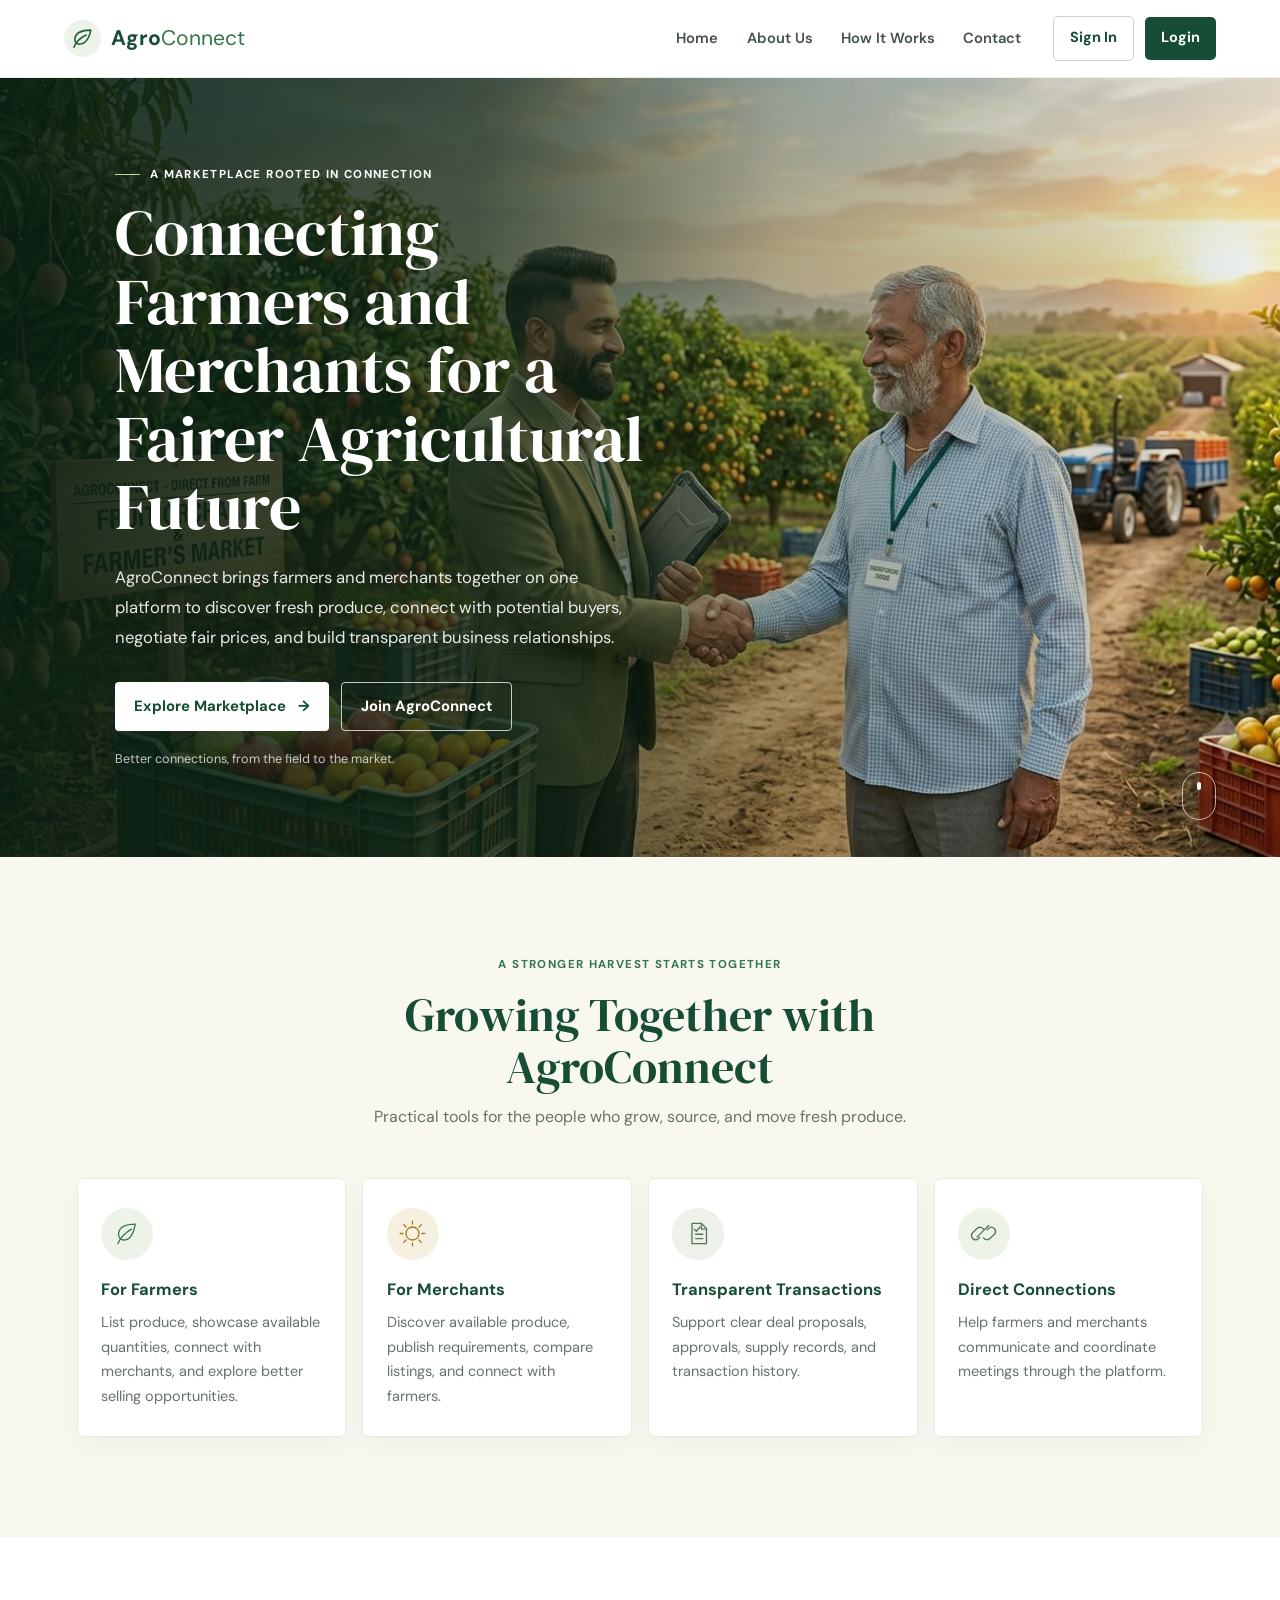
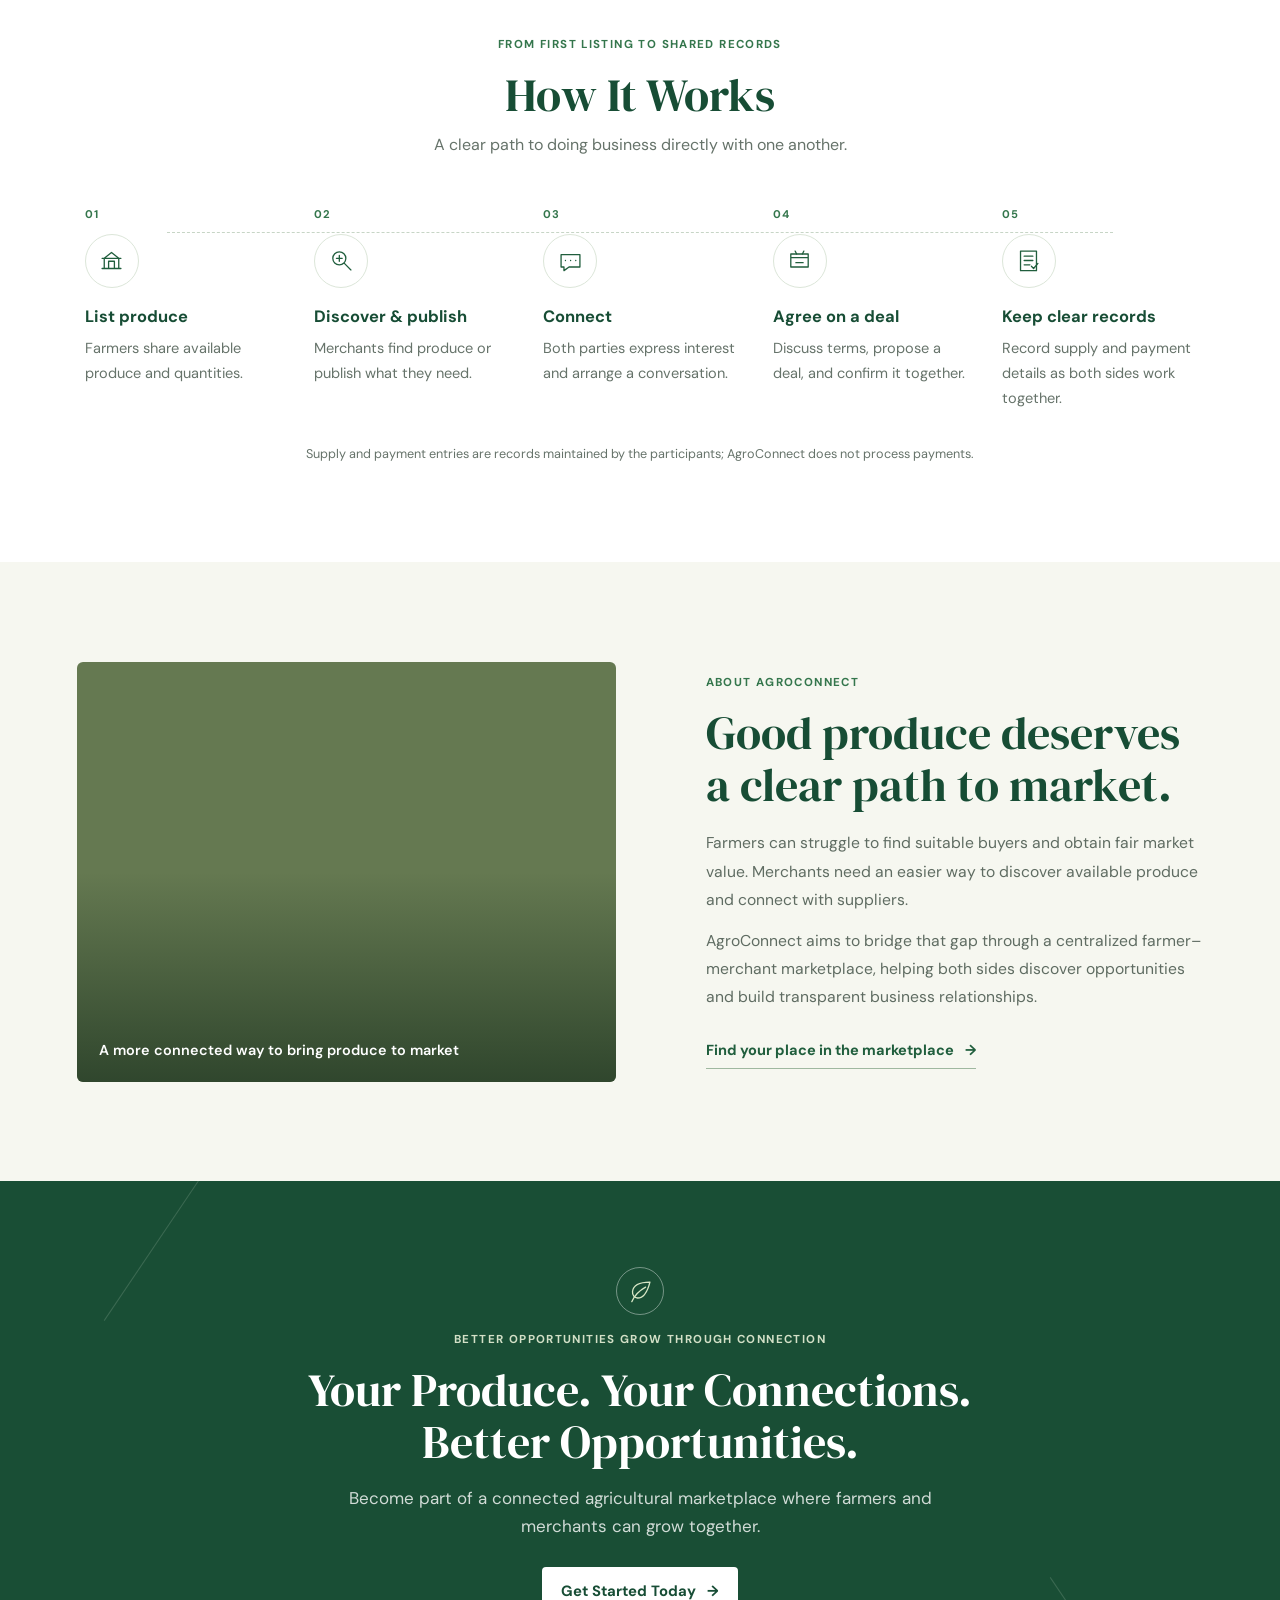
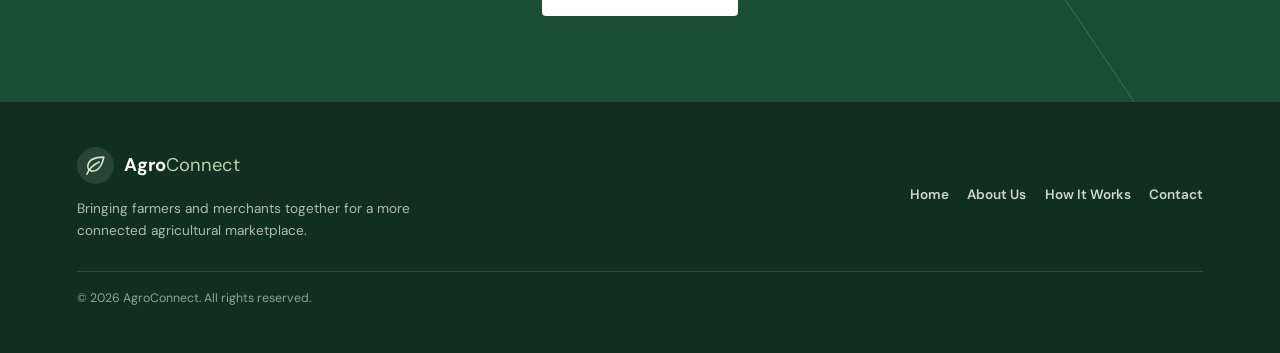
<file: src/main/resources/static/index.html>
<!DOCTYPE html>
<html lang="en">
<head>
  <meta charset="UTF-8">
  <meta name="viewport" content="width=device-width, initial-scale=1">
  <meta name="description" content="AgroConnect brings farmers and merchants together to discover fresh produce, connect with buyers, and build transparent business relationships.">
  <meta name="theme-color" content="#174d35">
  <title>AgroConnect | A fairer way to grow together</title>
  <link rel="preconnect" href="https://fonts.googleapis.com">
  <link rel="preconnect" href="https://fonts.gstatic.com" crossorigin>
  <link href="https://fonts.googleapis.com/css2?family=DM+Sans:wght@400;500;600;700&family=DM+Serif+Display&family=Noto+Sans+Devanagari:wght@400;600;700&display=swap" rel="stylesheet">
  <link rel="stylesheet" href="css/style.css">
</head>
<body class="landing">
  <header class="site-header">
    <a class="site-brand" href="index.html" aria-label="AgroConnect home">
      <span class="brand-mark" aria-hidden="true">
        <svg viewBox="0 0 32 32"><path d="M26.7 5.3C16 5.4 7.4 8.1 6.2 16.1c-.6 4 2.1 7.1 5.8 7.1 8.4 0 12.6-8.3 14.7-17.9Z"/><path d="M5 27c3.2-7.4 8.1-11.8 15.7-15.4"/></svg>
      </span>
      <span>Agro<span>Connect</span></span>
    </a>
    <details class="site-menu">
      <summary aria-label="Open navigation menu"><span class="menu-lines" aria-hidden="true"></span><span class="sr-only">Menu</span></summary>
      <nav aria-label="Main navigation">
        <a href="index.html">Home</a>
        <a href="#about">About Us</a>
        <a href="#how-it-works">How It Works</a>
        <a href="#contact">Contact</a>
        <span class="mobile-auth">
          <a href="login.html">Sign In</a>
          <a href="login.html">Login</a>
        </span>
      </nav>
    </details>
    <div class="desktop-auth">
      <a class="nav-signin" href="login.html">Sign In</a>
      <a class="nav-login" href="login.html">Login</a>
    </div>
  </header>

  <main class="landing-main">
    <section class="hero" aria-labelledby="hero-title">
      <div class="hero-image" role="img" aria-label="A farmer and merchant finalizing a fruit deal in an orchard">
        <img src="images/Agroconnect%20image.jpeg" alt="A farmer and merchant shake hands beside fresh-fruit crates in an orchard" fetchpriority="high" decoding="async">
        <div class="hero-shade"></div>
      </div>
      <div class="hero-content">
        <p class="eyebrow"><span></span> A marketplace rooted in connection</p>
        <h1 id="hero-title">Connecting Farmers and Merchants for a Fairer Agricultural Future</h1>
        <p class="hero-copy">AgroConnect brings farmers and merchants together on one platform to discover fresh produce, connect with potential buyers, negotiate fair prices, and build transparent business relationships.</p>
        <div class="hero-actions">
          <a class="button button-light" href="farmer.html">Explore Marketplace <span aria-hidden="true">&rarr;</span></a>
          <a class="button button-outline" href="register.html">Join AgroConnect</a>
        </div>
        <p class="hero-note">Better connections, from the field to the market.</p>
      </div>
      <a class="hero-scroll" href="#benefits" aria-label="Scroll to platform benefits"><span></span></a>
    </section>

    <section class="benefits section-pad" id="benefits" aria-labelledby="benefits-title">
      <div class="section-inner">
        <div class="section-heading">
          <p class="eyebrow eyebrow-green">A stronger harvest starts together</p>
          <h2 id="benefits-title">Growing Together with AgroConnect</h2>
          <p>Practical tools for the people who grow, source, and move fresh produce.</p>
        </div>
        <div class="benefit-grid">
          <article class="benefit-card">
            <span class="benefit-icon icon-leaf" aria-hidden="true"><svg viewBox="0 0 40 40"><path d="M32 7C20 7 10 10 9 20c-.5 5 3 9 7 9 9 0 14-10 16-22Z"/><path d="M8 34c4-9 10-15 19-20"/></svg></span>
            <h3>For Farmers</h3>
            <p>List produce, showcase available quantities, connect with merchants, and explore better selling opportunities.</p>
          </article>
          <article class="benefit-card">
            <span class="benefit-icon icon-sun" aria-hidden="true"><svg viewBox="0 0 40 40"><path d="M20 11a9 9 0 1 0 0 18 9 9 0 0 0 0-18Z"/><path d="M20 3v4m0 26v4M3 20h4m26 0h4M8 8l3 3m18 18 3 3m0-24-3 3m-18 18-3 3"/></svg></span>
            <h3>For Merchants</h3>
            <p>Discover available produce, publish requirements, compare listings, and connect with farmers.</p>
          </article>
          <article class="benefit-card">
            <span class="benefit-icon icon-record" aria-hidden="true"><svg viewBox="0 0 40 40"><path d="M11 6h13l7 7v21H11z"/><path d="M24 6v8h7M16 21h10m-10 6h10"/><path d="m14 14 3 3 5-6"/></svg></span>
            <h3>Transparent Transactions</h3>
            <p>Support clear deal proposals, approvals, supply records, and transaction history.</p>
          </article>
          <article class="benefit-card">
            <span class="benefit-icon icon-connect" aria-hidden="true"><svg viewBox="0 0 40 40"><path d="M15 25 12 28a6 6 0 0 1-8-8l7-7a6 6 0 0 1 9 1m5 1 3-3a6 6 0 0 1 8 8l-7 7a6 6 0 0 1-9-1m-9-1 16-16"/></svg></span>
            <h3>Direct Connections</h3>
            <p>Help farmers and merchants communicate and coordinate meetings through the platform.</p>
          </article>
        </div>
      </div>
    </section>

    <section class="workflow section-pad" id="how-it-works" aria-labelledby="workflow-title">
      <div class="section-inner">
        <div class="section-heading">
          <p class="eyebrow eyebrow-green">From first listing to shared records</p>
          <h2 id="workflow-title">How It Works</h2>
          <p>A clear path to doing business directly with one another.</p>
        </div>
        <ol class="steps">
          <li><span class="step-number">01</span><span class="step-icon" aria-hidden="true"><svg viewBox="0 0 40 40"><path d="M7 31h26M10 31V17l10-8 10 8v14M16 31V21h8v10M7 17h26"/></svg></span><h3>List produce</h3><p>Farmers share available produce and quantities.</p></li>
          <li><span class="step-number">02</span><span class="step-icon" aria-hidden="true"><svg viewBox="0 0 40 40"><circle cx="17" cy="17" r="9"/><path d="m24 24 9 9M13 17h8m-4-4v8"/></svg></span><h3>Discover &amp; publish</h3><p>Merchants find produce or publish what they need.</p></li>
          <li><span class="step-number">03</span><span class="step-icon" aria-hidden="true"><svg viewBox="0 0 40 40"><path d="M7 12h26v17H18l-7 5v-5H7z"/><path d="M13 20h.1m7 0h.1m7 0h.1"/></svg></span><h3>Connect</h3><p>Both parties express interest and arrange a conversation.</p></li>
          <li><span class="step-number">04</span><span class="step-icon" aria-hidden="true"><svg viewBox="0 0 40 40"><path d="M8 11h24v18H8zM8 16h24m-17 7h10"/><path d="m14 7 2 4m10-4-2 4"/></svg></span><h3>Agree on a deal</h3><p>Discuss terms, propose a deal, and confirm it together.</p></li>
          <li><span class="step-number">05</span><span class="step-icon" aria-hidden="true"><svg viewBox="0 0 40 40"><path d="M9 7h22v27H9zM14 14h12m-12 6h12m-12 6h8"/><path d="m24 28 3 3 6-7"/></svg></span><h3>Keep clear records</h3><p>Record supply and payment details as both sides work together.</p></li>
        </ol>
        <p class="workflow-note">Supply and payment entries are records maintained by the participants; AgroConnect does not process payments.</p>
      </div>
    </section>

    <section class="about section-pad" id="about" aria-labelledby="about-title">
      <div class="section-inner about-layout">
        <div class="about-photo">
          <img src="https://images.unsplash.com/photo-1500382017468-9049fed747ef?auto=format&amp;fit=crop&amp;w=1200&amp;q=82" alt="Rows of green crops growing across a sunlit farm" loading="lazy">
          <span class="photo-caption">A more connected way to bring produce to market</span>
        </div>
        <div class="about-copy">
          <p class="eyebrow eyebrow-green">About AgroConnect</p>
          <h2 id="about-title">Good produce deserves a clear path to market.</h2>
          <p>Farmers can struggle to find suitable buyers and obtain fair market value. Merchants need an easier way to discover available produce and connect with suppliers.</p>
          <p>AgroConnect aims to bridge that gap through a centralized farmer–merchant marketplace, helping both sides discover opportunities and build transparent business relationships.</p>
          <a class="text-link" href="register.html">Find your place in the marketplace <span aria-hidden="true">&rarr;</span></a>
        </div>
      </div>
    </section>

    <section class="closing-cta" aria-labelledby="closing-title">
      <div class="cta-inner">
        <span class="cta-leaf" aria-hidden="true"><svg viewBox="0 0 40 40"><path d="M33 7C21 7 10 10 9 20c-.5 5 3 9 7 9 9 0 14-10 17-22Z"/><path d="M8 34c4-9 10-15 19-20"/></svg></span>
        <p class="eyebrow">Better opportunities grow through connection</p>
        <h2 id="closing-title">Your Produce. Your Connections. Better Opportunities.</h2>
        <p>Become part of a connected agricultural marketplace where farmers and merchants can grow together.</p>
        <a class="button button-light" href="register.html">Get Started Today <span aria-hidden="true">&rarr;</span></a>
      </div>
    </section>
  </main>

  <footer class="site-footer" id="contact">
    <div class="footer-inner">
      <div class="footer-brand-block">
        <a class="site-brand footer-brand" href="index.html">
          <span class="brand-mark" aria-hidden="true"><svg viewBox="0 0 32 32"><path d="M26.7 5.3C16 5.4 7.4 8.1 6.2 16.1c-.6 4 2.1 7.1 5.8 7.1 8.4 0 12.6-8.3 14.7-17.9Z"/><path d="M5 27c3.2-7.4 8.1-11.8 15.7-15.4"/></svg></span>
          <span>Agro<span>Connect</span></span>
        </a>
        <p>Bringing farmers and merchants together for a more connected agricultural marketplace.</p>
      </div>
      <nav class="footer-nav" aria-label="Footer navigation">
        <a href="index.html">Home</a>
        <a href="#about">About Us</a>
        <a href="#how-it-works">How It Works</a>
        <a href="#contact">Contact</a>
      </nav>
      <p class="copyright">&copy; 2026 AgroConnect. All rights reserved.</p>
    </div>
  </footer>
  <script>
    const siteMenu = document.querySelector(".site-menu");
    const mobileMenu = window.matchMedia("(max-width: 700px)");
    const syncMenu = () => siteMenu.toggleAttribute("open", !mobileMenu.matches);
    syncMenu();
    mobileMenu.addEventListener("change", syncMenu);
    document.querySelectorAll(".hero-image img, .about-photo img").forEach(image => {
      image.addEventListener("error", () => {
        image.parentElement.classList.add("image-fallback");
        image.remove();
      }, { once: true });
    });
  </script>
</body>
</html>
</file>
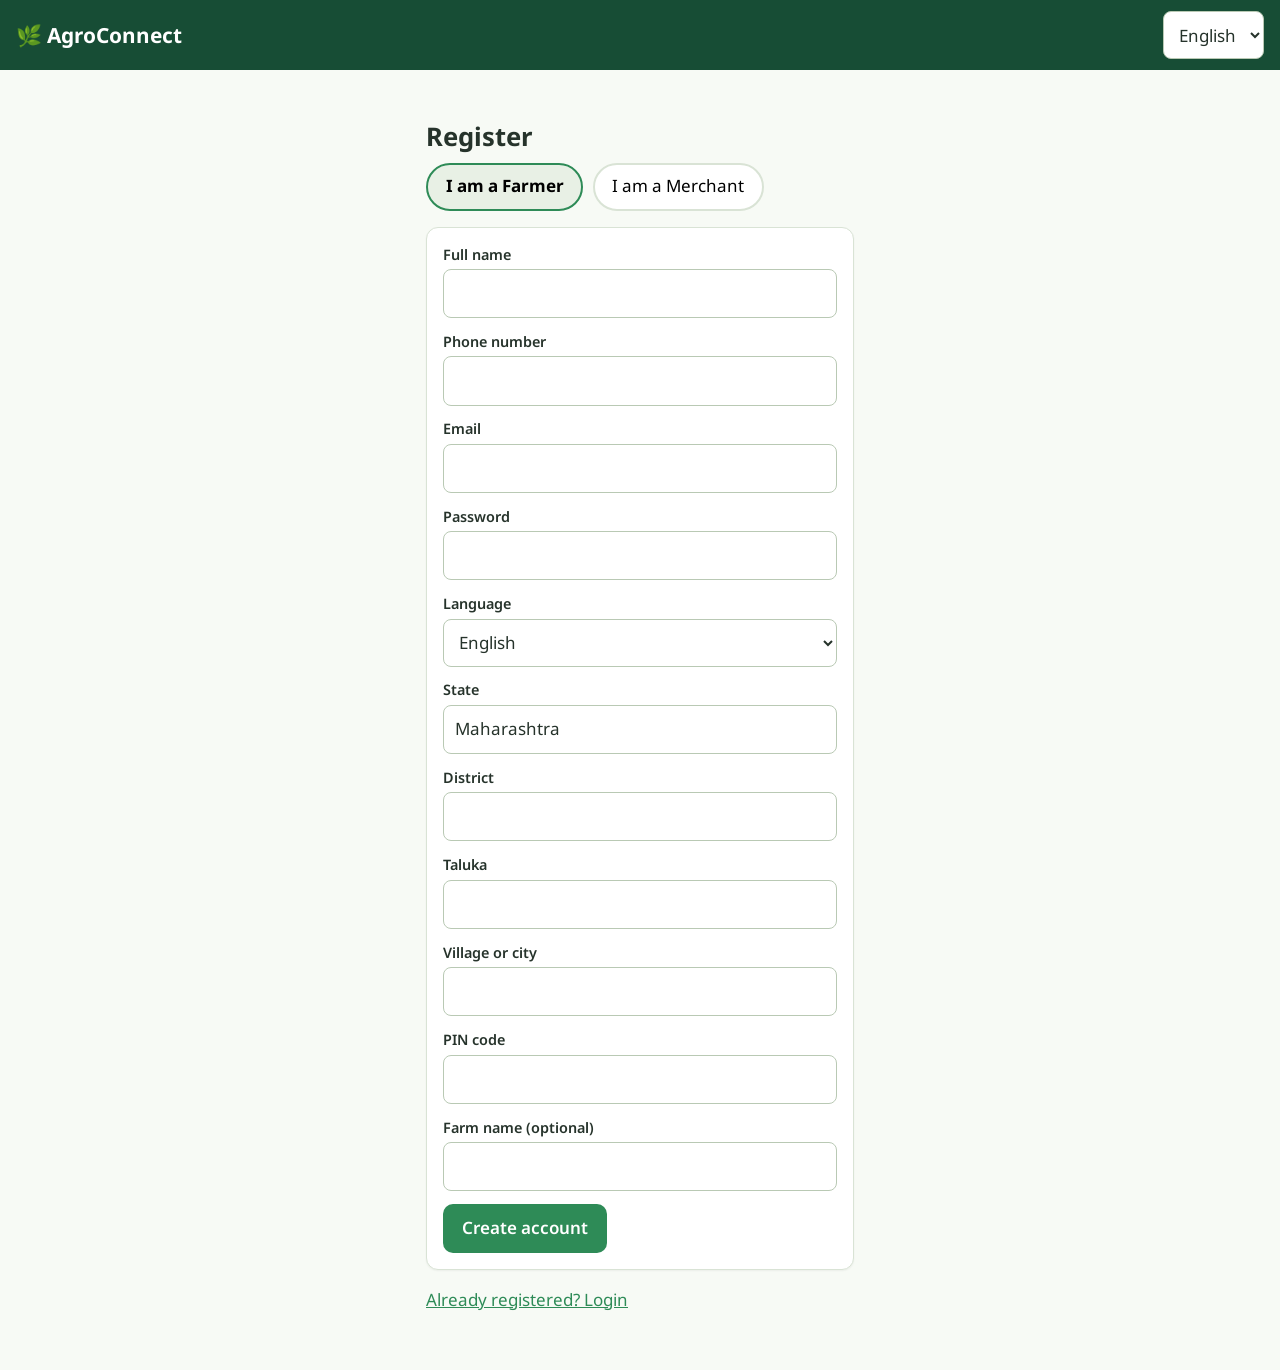
<file: src/main/resources/static/register.html>
<!DOCTYPE html><html lang="en"><head><meta charset="UTF-8"><meta name="viewport" content="width=device-width,initial-scale=1">
<title>AgroConnect - Register</title>
<link href="https://fonts.googleapis.com/css2?family=Noto+Sans:wght@400;600;700&family=Noto+Sans+Devanagari:wght@400;600;700&display=swap" rel="stylesheet">
<link rel="stylesheet" href="css/style.css"></head><body>
<header id="hdr"></header>
<main class="auth">
 <h1 data-i18n="register"></h1>
 <div class="chips" style="margin-bottom:1rem">
  <button type="button" class="chip on" id="rF" data-i18n="iFarmer"></button>
  <button type="button" class="chip" id="rM" data-i18n="iMerchant"></button>
 </div>
 <form id="f" class="card" novalidate>
  <div class="field"><label for="name" data-i18n="name"></label><input id="name" required></div>
  <div class="field"><label for="phone" data-i18n="phone"></label><input id="phone" type="tel" inputmode="numeric" maxlength="10" required></div>
  <div class="field"><label for="email" data-i18n="email"></label><input id="email" type="email" required></div>
  <div class="field"><label for="pass" data-i18n="password"></label><input id="pass" type="password" minlength="8" autocomplete="new-password" required></div>
  <div class="field"><label for="lg" data-i18n="language"></label>
   <select id="lg" class="lang-select" style="width:100%" onchange="setLang(this.value)"><option value="en">English</option><option value="mr">मराठी</option><option value="hi">हिन्दी</option></select></div>
  <div class="field"><label for="st" data-i18n="state"></label><input id="st" value="Maharashtra" required></div>
  <div class="field"><label for="di" data-i18n="district"></label><input id="di" required></div>
  <div class="field"><label for="ta" data-i18n="taluka"></label><input id="ta"></div>
  <div class="field"><label for="vi" data-i18n="village"></label><input id="vi" required></div>
  <div class="field"><label for="pin" data-i18n="pin"></label><input id="pin" inputmode="numeric" maxlength="6" required></div>
  <div id="farmerFields" class="field"><label for="fn" data-i18n="farmName"></label><input id="fn"></div>
  <div id="merchFields" class="hide">
   <div class="field"><label for="bn" data-i18n="bizName"></label><input id="bn"></div>
   <div class="field"><label for="bt" data-i18n="bizType"></label><input id="bt"></div>
   <div class="field"><label for="bd" data-i18n="bizDesc"></label><textarea id="bd" rows="3"></textarea></div>
  </div>
  <button class="btn" type="submit" data-i18n="createAcc"></button>
  <div id="msg" class="msg hide" role="alert"></div>
 </form>
 <p><a href="login.html" data-i18n="haveAcc"></a></p>
</main>
<script src="js/translations.js"></script><script src="js/app.js"></script>
<script>
let role="FARMER";
function pick(r){role=r;
  $("rF").classList.toggle("on",r=="FARMER");$("rM").classList.toggle("on",r=="MERCHANT");
  $("farmerFields").classList.toggle("hide",r!="FARMER");$("merchFields").classList.toggle("hide",r!="MERCHANT");}
$("rF").onclick=()=>pick("FARMER");$("rM").onclick=()=>pick("MERCHANT");
function fail(key,el){$("msg").className="msg";$("msg").textContent=t(key);el.focus();}
$("f").addEventListener("submit",async e=>{
  e.preventDefault();
  const v=id=>$(id).value.trim();
  for(const id of ["name","email","st","di","vi"]) if(!v(id)) return fail("required",$(id));
  if(role=="MERCHANT"&&!v("bn")) return fail("required",$("bn"));
  if(role=="MERCHANT"&&!v("bt")) return fail("required",$("bt"));
  if(!/^[6-9]\d{9}$/.test(v("phone"))) return fail("phoneErr",$("phone"));
  if($("pass").value.length<8) return fail("passErr",$("pass"));
  if(!/^\d{6}$/.test(v("pin"))) return fail("pinErr",$("pin"));
  const body={role,name:v("name"),phone:v("phone"),email:v("email"),password:$("pass").value,
    preferredLanguage:$("lg").value.toUpperCase(),state:v("st"),district:v("di"),taluka:v("ta"),
    villageOrCity:v("vi"),pinCode:v("pin")};
  if(role=="FARMER") body.farmName=v("fn");
  else{body.businessName=v("bn");body.businessType=v("bt");body.businessDescription=v("bd");}
  const r=await api("/api/auth/register","POST",body);
  if(r.ok){localStorage.setItem("lang",r.data.preferredLanguage.toLowerCase());location.href=homeFor(r.data.role);}
  else{$("msg").className="msg";$("msg").textContent=errMsg(r);}
});
</script></body></html>
</file>
<file: src/main/resources/static/css/style.css>
:root{--forest:#174D35;--leaf:#2E8B57;--bg:#F7FAF5;--pale:#E8F0E5;--blue:#2563EB;--pblue:#EFF6FF;--text:#26332B;--gold:#E5A000;--line:#d9e3d5;--r:12px}
*{box-sizing:border-box}
body{margin:0;background:var(--bg);color:var(--text);font:17px/1.55 "Noto Sans","Noto Sans Devanagari","Segoe UI",Mangal,Arial,sans-serif}
a{color:var(--leaf)}
header.top{background:var(--forest);color:#fff;display:flex;flex-wrap:wrap;gap:.5rem 1.2rem;align-items:center;padding:.7rem 1rem}
header.top .brand{font-weight:700;font-size:1.3rem;margin-right:auto}
header.top nav{display:flex;flex-wrap:wrap;gap:.2rem .9rem}
header.top nav a{color:#fff;text-decoration:none;padding:.3rem 0;border-bottom:2px solid transparent}
header.top nav a:hover,header.top nav a.on{border-color:#fff}
select,input,textarea{font:inherit;padding:.65rem .7rem;border:1px solid #b9c9b4;border-radius:8px;background:#fff;color:var(--text);width:100%;min-height:46px}
select.lang-select{width:auto}
:focus-visible{outline:3px solid var(--gold);outline-offset:2px}
main{max-width:1050px;margin:0 auto;padding:1rem}
h1{font-size:1.6rem;margin:.4rem 0}h2{font-size:1.25rem;margin:1.4rem 0 .6rem;color:var(--forest)}
.card{background:#fff;border:1px solid var(--line);border-radius:var(--r);padding:1rem;box-shadow:0 1px 2px rgba(0,0,0,.05)}
.grid{display:grid;gap:.9rem;grid-template-columns:repeat(auto-fill,minmax(260px,1fr))}
.btn{display:inline-block;background:var(--leaf);color:#fff;border:0;border-radius:10px;padding:.7rem 1.2rem;font:inherit;font-weight:600;cursor:pointer;text-decoration:none;min-height:46px}
.btn:hover{background:var(--forest)}.btn.blue{background:var(--blue)}.btn.ghost{background:#fff;color:var(--forest);border:1px solid var(--leaf)}
.btn[disabled]{opacity:.55;cursor:not-allowed}
.chips{display:flex;flex-wrap:wrap;gap:.6rem}
.chip{background:#fff;border:2px solid var(--line);border-radius:999px;padding:.55rem 1.1rem;font:inherit;cursor:pointer;min-height:46px}
.chip.on{background:var(--pale);border-color:var(--leaf);font-weight:700}
.filters{display:grid;gap:.6rem;grid-template-columns:repeat(auto-fit,minmax(150px,1fr));margin:.8rem 0}
label{font-size:.9rem;font-weight:600;display:block;margin-bottom:.2rem}
.field{margin-bottom:.8rem}
.sample{background:#FFF8E1;border:1px dashed var(--gold);border-radius:8px;padding:.4rem .8rem;font-size:.9rem;margin:.6rem 0}
.avatar{width:44px;height:44px;border-radius:10px;background:var(--pale);color:var(--forest);display:flex;align-items:center;justify-content:center;font-weight:700;flex:none}
.row{display:flex;gap:.7rem;align-items:center}
.muted{color:#5d6b62;font-size:.92rem}.stars{color:var(--gold);font-weight:700}
.badge{display:inline-block;background:var(--pale);color:var(--forest);border-radius:6px;padding:.1rem .5rem;font-size:.82rem;font-weight:600}
.empty{padding:1rem;text-align:center;color:#5d6b62;border:1px dashed var(--line);border-radius:var(--r);background:#fff}
.tx{background:var(--pblue);border:1px solid #bfdbfe;border-radius:var(--r);padding:1rem}
.tx h2{color:var(--blue);margin-top:0}.tx .badge{background:#dbeafe;color:var(--blue)}
.auth{max-width:460px;margin:1.5rem auto}
table{width:100%;border-collapse:collapse;background:#fff}th,td{text-align:left;padding:.55rem;border-bottom:1px solid var(--line)}
.wrap{overflow-x:auto}.hide{display:none}.msg{margin-top:.8rem;padding:.6rem .8rem;border-radius:8px;background:var(--pale)}

.thumbs{display:flex;gap:.4rem;flex-wrap:wrap;margin:.5rem 0}
.thumbs img{width:84px;height:84px;object-fit:cover;border-radius:8px;border:1px solid var(--line)}
.thumbs .rm{position:relative}.thumbs .rm button{position:absolute;top:2px;right:2px;border:0;border-radius:50%;width:24px;height:24px;background:#fff;cursor:pointer;font-weight:700}
.formgrid{display:grid;gap:.6rem;grid-template-columns:repeat(auto-fit,minmax(200px,1fr))}
.actions{display:flex;gap:.5rem;flex-wrap:wrap;margin-top:.6rem}.actions .btn{padding:.45rem .9rem;min-height:40px}
.badge.near{background:var(--leaf);color:#fff}

.phead{display:flex;gap:1rem;align-items:center;flex-wrap:wrap}
.phead img{width:120px;height:120px;border-radius:20px;border:1px solid var(--line);background:#fff}
.kpis{display:grid;gap:.6rem;grid-template-columns:repeat(auto-fit,minmax(150px,1fr));margin:.8rem 0}
.kpi{background:var(--pale);border-radius:10px;padding:.6rem .8rem}.kpi strong{display:block;font-size:1.25rem}

.tx .kpi{background:#fff;border:1px solid #bfdbfe}.tx .kpi strong{color:var(--blue)}
.tx table th{background:var(--pblue)}.btn.blue:hover{background:#1d4ed8}

/* Public landing page */
.landing{--green-900:#174d35;--green-800:#205e3d;--green-700:#34764c;--green-100:#edf3e9;--ink:#26352b;--muted:#66736a;--cream:#f8f8f1;--display:"DM Serif Display",Georgia,serif;font-family:"DM Sans","Noto Sans Devanagari",sans-serif;color:var(--ink);background:#fff}
.landing a{color:inherit}
.site-header{height:78px;padding:0 clamp(1.2rem,5vw,5.5rem);display:flex;align-items:center;gap:2rem;background:#fff;position:relative;z-index:5;border-bottom:1px solid rgba(23,77,53,.08)}
.site-brand{display:inline-flex;align-items:center;gap:.65rem;color:var(--green-900)!important;text-decoration:none;font-size:1.32rem;font-weight:700;white-space:nowrap}
.site-brand>span:last-child>span{font-weight:400;color:var(--green-700)}
.brand-mark{width:37px;height:37px;display:grid;place-items:center;background:var(--green-100);border-radius:50%}
.brand-mark svg{width:25px;height:25px;fill:none;stroke:var(--green-800);stroke-width:2;stroke-linecap:round;stroke-linejoin:round}
.site-menu{margin-left:auto}
.site-menu summary{display:none;cursor:pointer}
.site-menu nav{display:flex;align-items:center;gap:clamp(1rem,2.2vw,2rem)}
.site-menu nav>a,.footer-nav a{color:#435148;text-decoration:none;font-size:.92rem;font-weight:600;transition:color .2s ease}
.site-menu nav>a:hover,.footer-nav a:hover{color:var(--green-700)}
.desktop-auth{display:flex;align-items:center;gap:.7rem}
.desktop-auth a{min-height:42px;padding:.65rem 1rem;border-radius:5px;text-decoration:none;font-size:.91rem;font-weight:700;transition:background .2s ease,color .2s ease}
.nav-signin{color:var(--green-900)!important;border:1px solid #c8d4c9}
.nav-signin:hover{background:var(--green-100)}
.nav-login{color:#fff!important;background:var(--green-900)}
.nav-login:hover{background:var(--green-700)}
.mobile-auth{display:none}
.landing-main{max-width:none;padding:0}
.hero{min-height:min(690px,calc(100svh - 78px));position:relative;display:flex;align-items:center;isolation:isolate;overflow:hidden;background:#36593c}
.hero-image,.hero-shade{position:absolute;inset:0}
.hero-image{z-index:0;background:#466448;background-image:repeating-linear-gradient(165deg,transparent 0 54px,rgba(224,235,207,.12) 55px 57px,transparent 58px 105px)}
.hero-image img{width:100%;height:100%;object-fit:cover;object-position:54% 84%;display:block}
.hero-image.image-fallback img{display:none}
.hero-shade{z-index:1;background:linear-gradient(90deg,rgba(9,31,19,.9) 0%,rgba(13,37,22,.74) 37%,rgba(17,43,25,.34) 61%,rgba(17,43,25,.06) 100%)}
.hero-content{position:relative;z-index:2;width:min(760px,100%);padding:5.5rem clamp(1.5rem,9vw,9rem);color:#fff}
.eyebrow{text-transform:uppercase;letter-spacing:.12em;font-size:.72rem;line-height:1.5;font-weight:700;margin:0 0 1rem;display:flex;align-items:center;gap:.6rem}
.hero .eyebrow span{width:25px;height:1px;background:#c2d69f}
.hero h1{font-family:var(--display);font-size:clamp(2.7rem,5vw,4.65rem);font-weight:400;line-height:1.07;max-width:730px;margin:0;letter-spacing:0}
.hero-copy{max-width:625px;color:rgba(255,255,255,.9);font-size:1.04rem;line-height:1.8;margin:1.35rem 0 1.8rem}
.hero-actions{display:flex;flex-wrap:wrap;gap:.75rem}
.button{min-height:49px;display:inline-flex;align-items:center;justify-content:center;gap:.7rem;padding:.75rem 1.2rem;border-radius:4px;text-decoration:none;font-size:.93rem;font-weight:700;transition:transform .2s ease,background .2s ease,color .2s ease}
.button:hover{transform:translateY(-2px)}
.button-light{background:#fff;color:var(--green-900)!important}
.button-light:hover{background:#e9f0e4}
.button-outline{color:#fff!important;border:1px solid rgba(255,255,255,.75)}
.button-outline:hover{background:rgba(255,255,255,.12)}
.hero-note{font-size:.79rem;color:rgba(255,255,255,.75);margin:1.15rem 0 0}
.hero-scroll{position:absolute;z-index:2;right:clamp(1.5rem,5vw,5rem);bottom:2.3rem;width:34px;height:48px;border:1px solid rgba(255,255,255,.65);border-radius:20px;display:grid;place-items:start center;padding-top:9px}
.hero-scroll span{width:4px;height:8px;border-radius:4px;background:#fff;animation:scroll-dot 1.8s ease-in-out infinite}
@keyframes scroll-dot{0%,100%{transform:translateY(0);opacity:.45}50%{transform:translateY(10px);opacity:1}}
.section-pad{padding:6.2rem clamp(1.3rem,6vw,6rem)}
.section-inner{max-width:1160px;margin:0 auto}
.section-heading{text-align:center;max-width:680px;margin:0 auto 3rem}
.eyebrow-green{color:var(--green-700);justify-content:center}
.section-heading h2,.about-copy h2,.cta-inner h2{font:400 clamp(2.1rem,3.6vw,3.2rem)/1.12 var(--display);letter-spacing:0;color:var(--green-900);margin:.2rem 0 .8rem}
.section-heading>p:last-child{color:var(--muted);margin:0;font-size:1rem}
.benefits{background:var(--cream)}
.benefit-grid{display:grid;grid-template-columns:repeat(4,minmax(0,1fr));gap:1rem}
.benefit-card{padding:1.8rem 1.45rem 1.65rem;background:#fff;border:1px solid #e7ebe2;border-radius:7px;box-shadow:0 8px 24px rgba(28,57,37,.045);transition:transform .22s ease,box-shadow .22s ease}
.benefit-card:hover{transform:translateY(-4px);box-shadow:0 14px 30px rgba(28,57,37,.1)}
.benefit-icon{width:52px;height:52px;display:grid;place-items:center;border-radius:50%;margin-bottom:1.2rem;background:var(--green-100)}
.benefit-icon svg,.step-icon svg,.cta-leaf svg{width:29px;height:29px;fill:none;stroke:currentColor;stroke-width:1.8;stroke-linecap:round;stroke-linejoin:round}
.icon-leaf{color:#34764c}.icon-sun{color:#a87823;background:#f5f0df}.icon-record{color:#55745d;background:#eef1e9}.icon-connect{color:#52755b;background:#edf3e9}
.benefit-card h3,.steps h3{font-size:1.03rem;line-height:1.35;color:var(--green-900);margin:0 0 .6rem}
.benefit-card p,.steps p{font-size:.91rem;line-height:1.7;color:var(--muted);margin:0}
.workflow{background:#fff}
.steps{list-style:none;display:grid;grid-template-columns:repeat(5,minmax(0,1fr));gap:1.25rem;margin:0;padding:0;position:relative}
.steps:before{content:"";position:absolute;left:8%;right:8%;top:26px;border-top:1px dashed #c7d5c6;z-index:0}
.steps li{position:relative;z-index:1;padding:0 .5rem}
.step-number{display:block;font-size:.7rem;color:var(--green-700);font-weight:700;letter-spacing:.1em;margin-bottom:.65rem}
.step-icon{width:54px;height:54px;display:grid;place-items:center;border-radius:50%;background:#fff;border:1px solid #dce6d9;color:var(--green-800);margin-bottom:1.1rem}
.workflow-note{text-align:center;font-size:.79rem;color:var(--muted);margin:2rem 0 0}
.about{background:#f6f7f0}
.about-layout{display:grid;grid-template-columns:1.04fr .96fr;align-items:center;gap:clamp(2.5rem,7vw,6.5rem)}
.about-photo{position:relative;min-height:420px;background:#657951;border-radius:6px;overflow:hidden}
.about-photo:after{content:"";position:absolute;inset:50% 0 0;background:linear-gradient(transparent,rgba(15,39,23,.62));pointer-events:none}
.about-photo img{position:absolute;inset:0;width:100%;height:100%;object-fit:cover;display:block}
.about-photo.image-fallback img{display:none}
.photo-caption{position:absolute;bottom:1.25rem;left:1.4rem;right:1.4rem;color:#fff;z-index:1;font-size:.9rem;font-weight:600}
.about-copy .eyebrow{justify-content:flex-start}
.about-copy h2{max-width:530px;margin-bottom:1.2rem}
.about-copy>p:not(.eyebrow){color:#5f6c62;font-size:.98rem;line-height:1.8;margin:.8rem 0}
.text-link{display:inline-flex;gap:.7rem;align-items:center;margin-top:1rem;text-decoration:none;color:var(--green-800)!important;font-weight:700;font-size:.91rem;border-bottom:1px solid #9fb8a0;padding-bottom:.35rem}
.closing-cta{background:#194e35;color:#fff;padding:5.4rem 1.3rem;text-align:center;position:relative;overflow:hidden}
.closing-cta:before,.closing-cta:after{content:"";position:absolute;width:1px;height:180px;background:rgba(224,238,217,.17);top:-25px;transform:rotate(34deg)}
.closing-cta:before{left:12%}.closing-cta:after{right:14%;top:auto;bottom:-40px;transform:rotate(-34deg)}
.cta-inner{max-width:760px;margin:0 auto;position:relative;z-index:1}
.cta-leaf{display:grid;place-items:center;width:48px;height:48px;margin:0 auto 1rem;border:1px solid rgba(255,255,255,.4);border-radius:50%;color:#d8e7c6}
.cta-inner .eyebrow{color:#d3e0c7;justify-content:center}
.cta-inner h2{color:#fff;margin:.4rem 0 1rem}
.cta-inner>p:not(.eyebrow){max-width:600px;margin:0 auto 1.6rem;color:rgba(255,255,255,.8);line-height:1.7}
.site-footer{background:#102f21;color:#fff;padding:2.8rem clamp(1.3rem,6vw,6rem)}
.footer-inner{max-width:1160px;margin:0 auto;display:grid;grid-template-columns:1fr auto;gap:1.8rem 3rem;align-items:center}
.footer-brand{color:#fff!important;font-size:1.15rem}
.footer-brand .brand-mark{background:rgba(255,255,255,.1)}.footer-brand .brand-mark svg{stroke:#d5e4cb}
.footer-brand>span:last-child>span{color:#b9d1ad}
.footer-brand-block>p{max-width:380px;color:rgba(255,255,255,.67);font-size:.85rem;line-height:1.6;margin:.8rem 0 0}
.footer-nav{display:flex;flex-wrap:wrap;gap:1.15rem}
.footer-nav a{color:rgba(255,255,255,.8);font-size:.85rem}
.copyright{grid-column:1/-1;border-top:1px solid rgba(255,255,255,.14);padding-top:1.1rem;margin:0;color:rgba(255,255,255,.55);font-size:.77rem}
.sr-only{position:absolute;width:1px;height:1px;padding:0;margin:-1px;overflow:hidden;clip:rect(0,0,0,0);white-space:nowrap;border:0}
.landing :focus-visible{outline:3px solid #e2b74f;outline-offset:3px}
@media(max-width:940px){
	.site-header{gap:1rem}.site-menu nav{gap:1rem}.site-menu nav>a{font-size:.85rem}.desktop-auth{gap:.4rem}.desktop-auth a{padding:.6rem .75rem}
	.benefit-grid{grid-template-columns:repeat(2,minmax(0,1fr))}.steps{grid-template-columns:repeat(3,minmax(0,1fr));row-gap:2rem}.steps:before{display:none}
}
@media(max-width:700px){
	.site-header{height:68px;padding:0 1rem;gap:.75rem}.site-brand{font-size:1.16rem}.brand-mark{width:34px;height:34px}.desktop-auth{display:none}
	.site-menu{margin-left:auto;position:relative}.site-menu summary{list-style:none;width:43px;height:43px;display:grid;place-items:center;border:1px solid #d5dfd3;border-radius:4px}
	.site-menu summary::-webkit-details-marker{display:none}.menu-lines,.menu-lines:before,.menu-lines:after{display:block;width:18px;height:2px;background:var(--green-900);position:relative;transition:transform .2s ease}.menu-lines:before,.menu-lines:after{content:"";position:absolute;left:0}.menu-lines:before{top:-6px}.menu-lines:after{top:6px}
	.site-menu[open] .menu-lines{background:transparent}.site-menu[open] .menu-lines:before{top:0;transform:rotate(45deg)}.site-menu[open] .menu-lines:after{top:0;transform:rotate(-45deg)}
	.site-menu nav{position:absolute;right:0;top:calc(100% + 12px);width:min(310px,calc(100vw - 2rem));padding:.6rem;background:#fff;border:1px solid #e1e8df;border-radius:6px;box-shadow:0 16px 38px rgba(18,49,30,.16);display:grid;gap:0}
	.site-menu nav>a,.mobile-auth a{padding:.85rem .75rem;border-bottom:1px solid #edf0eb;font-size:.94rem}.mobile-auth{display:grid}.mobile-auth a:last-child{border-bottom:0;color:var(--green-700)}
	.hero{min-height:660px;min-height:min(760px,calc(100svh - 68px));align-items:flex-end}.hero-image img{object-position:54% center}.hero-shade{background:linear-gradient(0deg,rgba(12,34,21,.88),rgba(14,38,22,.6) 58%,rgba(14,38,22,.12))}
	.hero-content{padding:5.5rem 1.35rem 4.2rem}.hero h1{font-size:clamp(2.55rem,11vw,3.6rem)}.hero-copy{font-size:.97rem;line-height:1.7}.hero-scroll{display:none}
	.section-pad{padding:4.5rem 1.25rem}.section-heading{margin-bottom:2.3rem}.section-heading h2,.about-copy h2,.cta-inner h2{font-size:2.45rem}.benefit-grid{gap:.75rem}.benefit-card{padding:1.25rem 1rem}.benefit-card h3{font-size:.98rem}.benefit-card p{font-size:.85rem;line-height:1.6}
	.steps{grid-template-columns:repeat(2,minmax(0,1fr));gap:1.8rem 1rem}.steps li{padding:0}.steps li:last-child{grid-column:1/-1}.about-layout{grid-template-columns:1fr;gap:2.2rem}.about-photo{min-height:300px}.closing-cta{padding:4.3rem 1.25rem}.closing-cta:before{left:4%}.closing-cta:after{right:5%}
	.footer-inner{grid-template-columns:1fr;gap:1.5rem}.footer-nav{gap:.8rem 1.2rem}.copyright{grid-column:auto}
}
@media(max-width:390px){.hero-actions{align-items:stretch;flex-direction:column}.hero-actions .button{width:100%}.benefit-grid{grid-template-columns:1fr}.steps{grid-template-columns:1fr}.steps li:last-child{grid-column:auto}.section-heading h2,.about-copy h2,.cta-inner h2{font-size:2.15rem}}
@media(prefers-reduced-motion:reduce){.landing *{scroll-behavior:auto!important;animation-duration:.01ms!important;animation-iteration-count:1!important;transition-duration:.01ms!important}}
</file>
